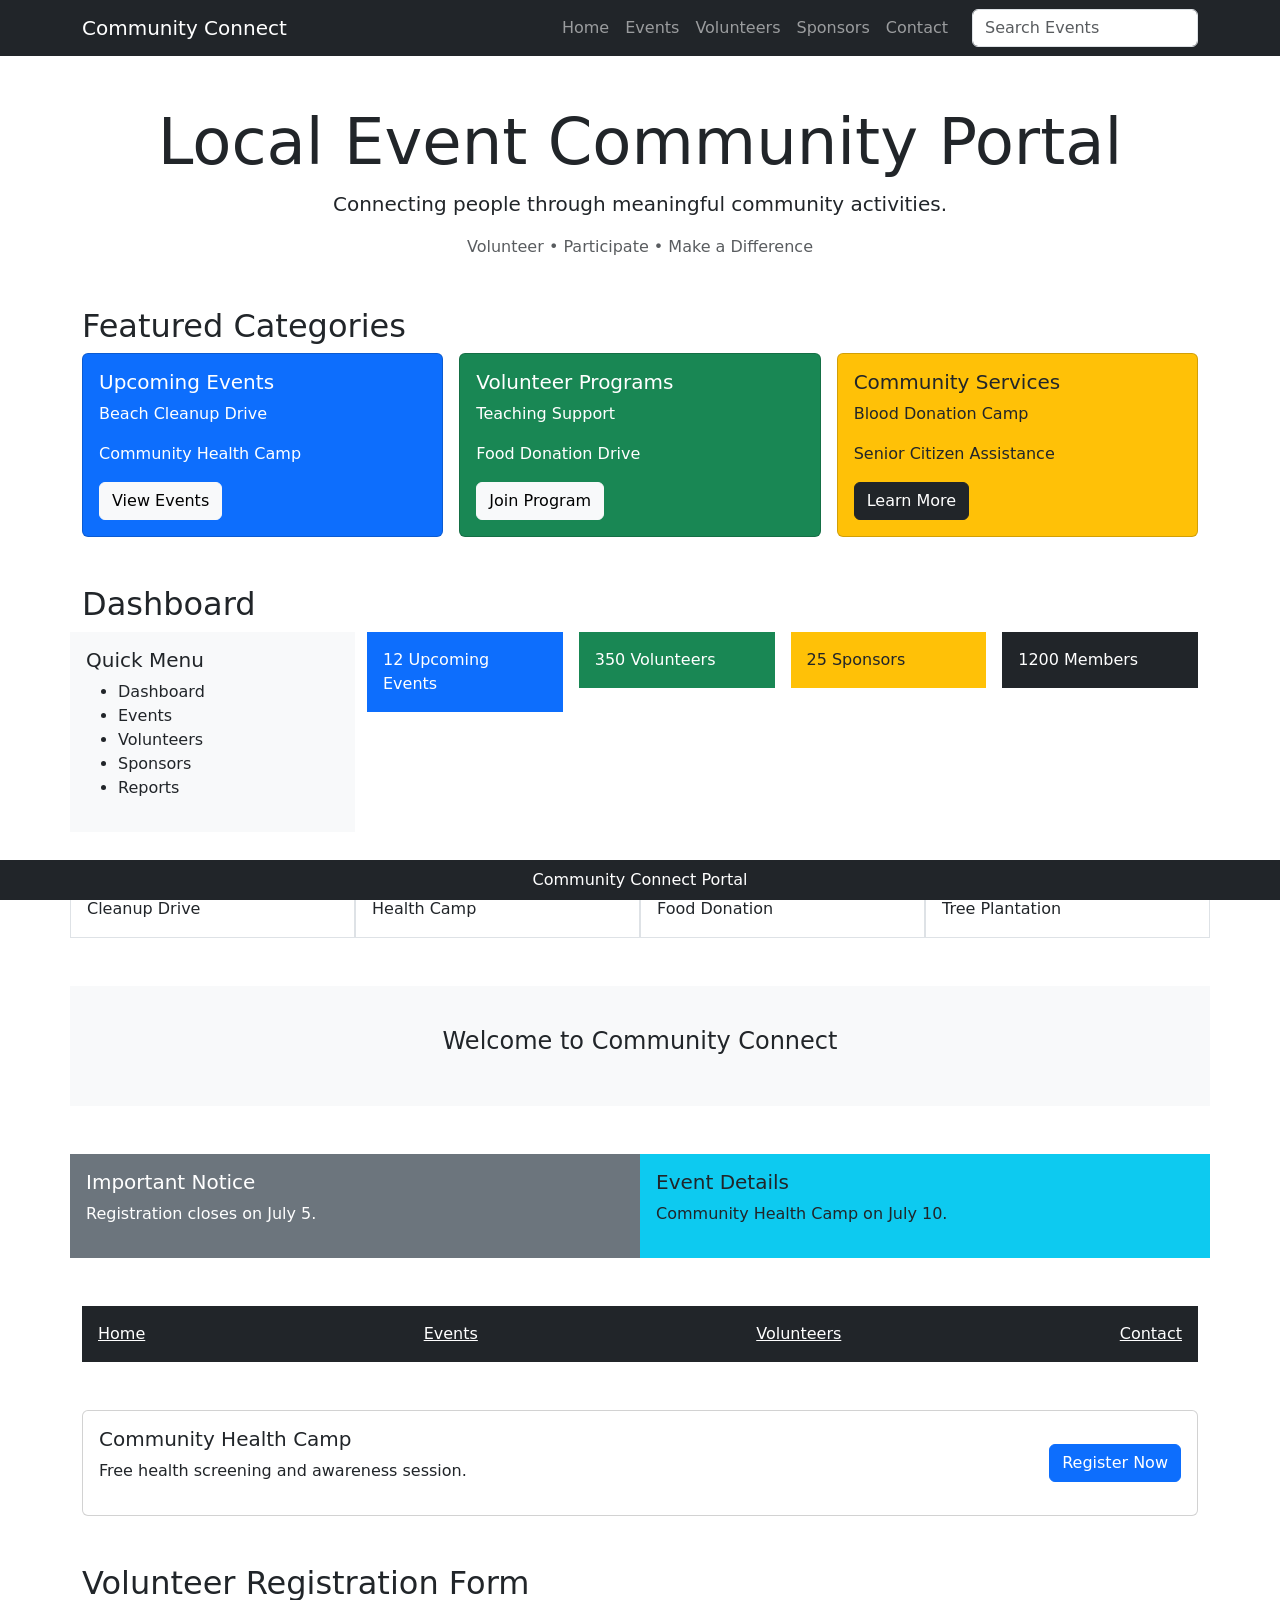
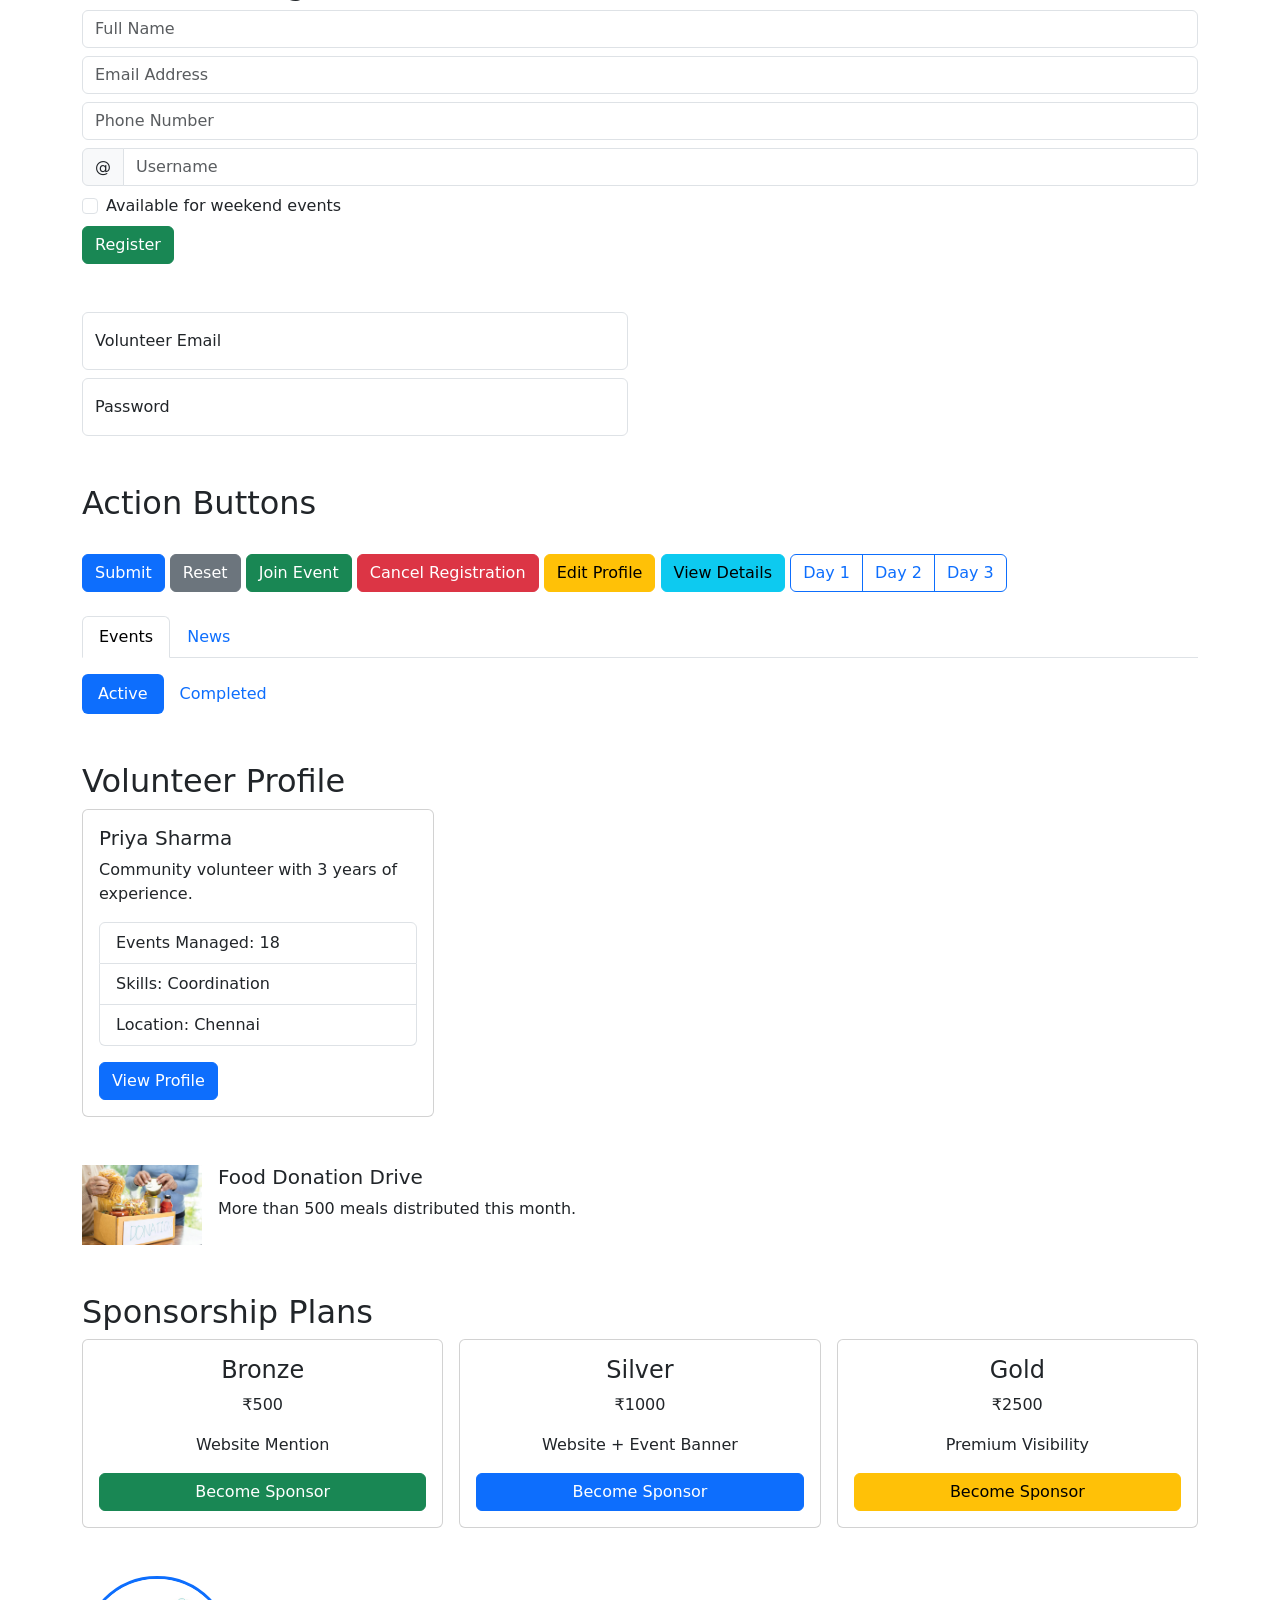
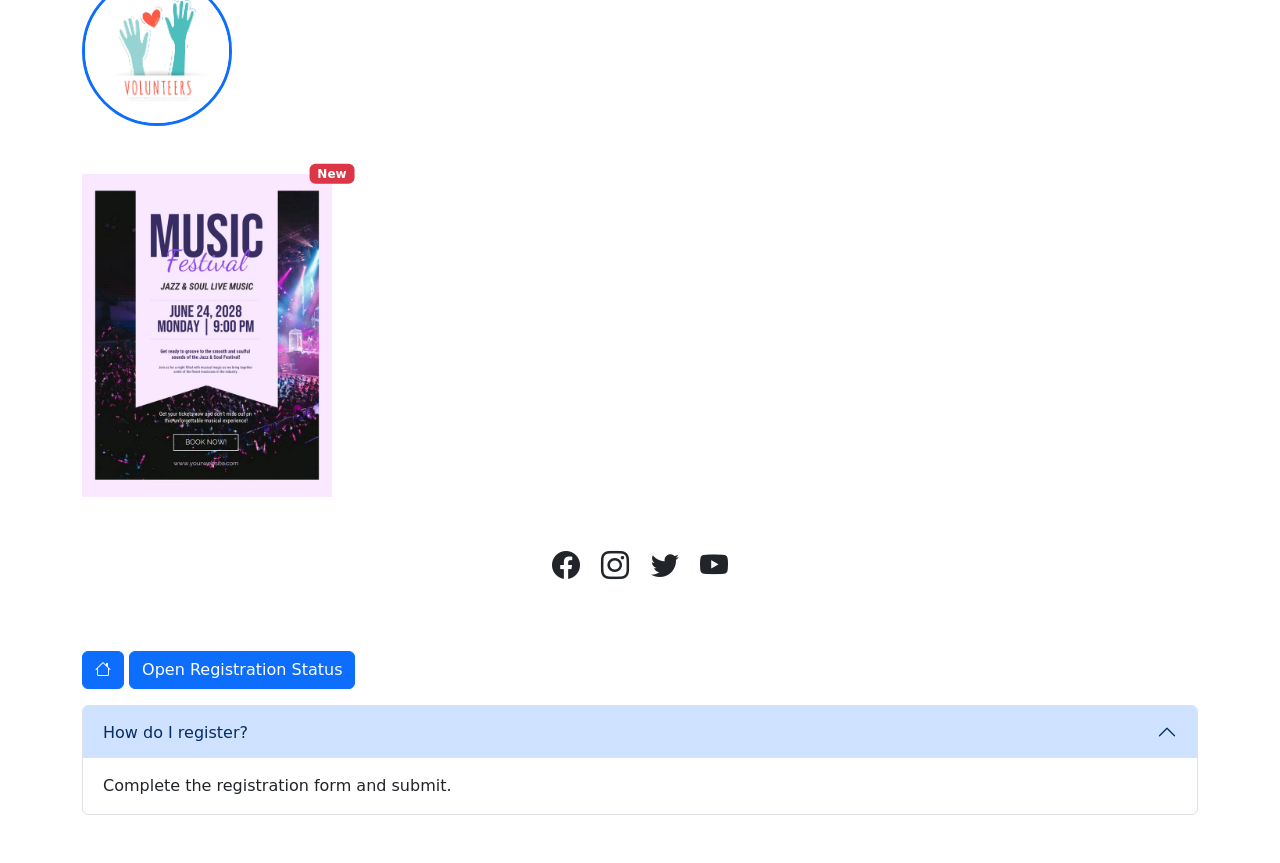
<file: Module1-Bootstrap/index.html>
<!DOCTYPE html>
<html lang="en">
<head>
<meta charset="UTF-8">
<meta name="viewport" content="width=device-width, initial-scale=1.0">
<title>Community Connect Portal</title>
<link href="https://cdn.jsdelivr.net/npm/bootstrap@5.3.3/dist/css/bootstrap.min.css" rel="stylesheet">
<link href="https://cdn.jsdelivr.net/npm/bootstrap-icons@1.11.3/font/bootstrap-icons.css" rel="stylesheet">
</head>
<body>

<!-- Task 10.1 Responsive Navbar -->
<nav class="navbar navbar-expand-lg navbar-dark bg-dark">
  <div class="container">
    <a class="navbar-brand" href="#">Community Connect</a>
    <button class="navbar-toggler" type="button" data-bs-toggle="collapse" data-bs-target="#navMenu">
      <span class="navbar-toggler-icon"></span>
    </button>
    <div class="collapse navbar-collapse" id="navMenu">
      <ul class="navbar-nav ms-auto">
        <li class="nav-item"><a class="nav-link" href="#">Home</a></li>
        <li class="nav-item"><a class="nav-link" href="#">Events</a></li>
        <li class="nav-item"><a class="nav-link" href="#">Volunteers</a></li>
        <li class="nav-item"><a class="nav-link" href="#">Sponsors</a></li>
        <li class="nav-item"><a class="nav-link" href="#">Contact</a></li>
      </ul>
      <form class="d-flex ms-3">
        <input class="form-control" type="search" placeholder="Search Events">
      </form>
    </div>
  </div>
</nav>

<div class="container my-5">

<!-- Task 7 Typography -->
<h1 class="display-3 text-center">Local Event Community Portal</h1>
<p class="lead text-center">Connecting people through meaningful community activities.</p>
<p class="text-muted text-center">Volunteer • Participate • Make a Difference</p>

<!-- Task 3.1 & 3.2 Grid -->
<h2 class="mt-5">Featured Categories</h2>
<div class="row g-3 mb-5">
  <div class="col-12 col-md-6 col-lg-4">
    <div class="card h-100 bg-primary text-white">
      <div class="card-body">
        <h5>Upcoming Events</h5>
        <p>Beach Cleanup Drive</p>
        <p>Community Health Camp</p>
        <button class="btn btn-light">View Events</button>
      </div>
    </div>
  </div>

  <div class="col-12 col-md-6 col-lg-4">
    <div class="card h-100 bg-success text-white">
      <div class="card-body">
        <h5>Volunteer Programs</h5>
        <p>Teaching Support</p>
        <p>Food Donation Drive</p>
        <button class="btn btn-light">Join Program</button>
      </div>
    </div>
  </div>

  <div class="col-12 col-md-12 col-lg-4">
    <div class="card h-100 bg-warning">
      <div class="card-body">
        <h5>Community Services</h5>
        <p>Blood Donation Camp</p>
        <p>Senior Citizen Assistance</p>
        <button class="btn btn-dark">Learn More</button>
      </div>
    </div>
  </div>
</div>

<!-- Task 4.1 Sidebar Layout -->
<h2>Dashboard</h2>
<div class="row mb-5">
  <div class="col-md-3 bg-light p-3">
    <h5>Quick Menu</h5>
    <ul>
      <li>Dashboard</li>
      <li>Events</li>
      <li>Volunteers</li>
      <li>Sponsors</li>
      <li>Reports</li>
    </ul>
  </div>
  <div class="col-md-9">
    <div class="row g-3">
      <div class="col-md-3"><div class="bg-primary text-white p-3">12 Upcoming Events</div></div>
      <div class="col-md-3"><div class="bg-success text-white p-3">350 Volunteers</div></div>
      <div class="col-md-3"><div class="bg-warning p-3">25 Sponsors</div></div>
      <div class="col-md-3"><div class="bg-dark text-white p-3">1200 Members</div></div>
    </div>
  </div>
</div>

<!-- Task 4.2 Four Columns -->
<div class="row mb-5">
<div class="col-sm-3 border p-3">Cleanup Drive</div>
<div class="col-sm-3 border p-3">Health Camp</div>
<div class="col-sm-3 border p-3">Food Donation</div>
<div class="col-sm-3 border p-3">Tree Plantation</div>
</div>

<!-- Task 5.1 Alignment -->
<div class="row justify-content-center align-items-center bg-light mb-5" style="height:120px;">
<div class="col-6 text-center">
<h4>Welcome to Community Connect</h4>
</div>
</div>

<!-- Task 5.2 Reordering -->
<div class="row mb-5">
<div class="col-md-6 order-md-2 bg-info p-3">
<h5>Event Details</h5>
<p>Community Health Camp on July 10.</p>
</div>
<div class="col-md-6 order-md-1 bg-secondary text-white p-3">
<h5>Important Notice</h5>
<p>Registration closes on July 5.</p>
</div>
</div>

<!-- Task 6.1 Flex Utilities -->
<div class="d-flex flex-column flex-md-row justify-content-between bg-dark p-3 mb-5">
<a href="#" class="text-white">Home</a>
<a href="#" class="text-white">Events</a>
<a href="#" class="text-white">Volunteers</a>
<a href="#" class="text-white">Contact</a>
</div>

<!-- Task 6.2 Card Layout -->
<div class="card mb-5">
<div class="card-body d-flex justify-content-between align-items-center">
<div>
<h5>Community Health Camp</h5>
<p>Free health screening and awareness session.</p>
</div>
<button class="btn btn-primary">Register Now</button>
</div>
</div>

<!-- Task 8.1 Registration Form -->
<h2>Volunteer Registration Form</h2>
<form class="mb-5">
<input type="text" class="form-control mb-2" placeholder="Full Name">
<input type="email" class="form-control mb-2" placeholder="Email Address">
<input type="tel" class="form-control mb-2" placeholder="Phone Number">
<div class="input-group mb-2">
<span class="input-group-text">@</span>
<input type="text" class="form-control" placeholder="Username">
</div>
<div class="form-check mb-2">
<input class="form-check-input" type="checkbox">
<label class="form-check-label">Available for weekend events</label>
</div>
<button class="btn btn-success">Register</button>
</form>

<!-- Task 8.2 Login -->
<div class="row mb-5">
<div class="col-md-6">
<div class="form-floating mb-2">
<input type="email" class="form-control" id="mail" placeholder="Email">
<label for="mail">Volunteer Email</label>
</div>
<div class="form-floating">
<input type="password" class="form-control" id="pass" placeholder="Password">
<label for="pass">Password</label>
</div>
</div>
</div>

<!-- Task 9 Buttons -->
<h2>Action Buttons</h2>
<button class="btn btn-primary">Submit</button>
<button class="btn btn-secondary">Reset</button>
<button class="btn btn-success">Join Event</button>
<button class="btn btn-danger">Cancel Registration</button>
<button class="btn btn-warning">Edit Profile</button>
<button class="btn btn-info">View Details</button>

<div class="btn-group my-4">
<button class="btn btn-outline-primary">Day 1</button>
<button class="btn btn-outline-primary">Day 2</button>
<button class="btn btn-outline-primary">Day 3</button>
</div>

<!-- Task 10.2 -->
<ul class="nav nav-tabs mb-3">
<li class="nav-item"><a class="nav-link active" href="#">Events</a></li>
<li class="nav-item"><a class="nav-link" href="#">News</a></li>
</ul>

<ul class="nav nav-pills mb-5">
<li class="nav-item"><a class="nav-link active" href="#">Active</a></li>
<li class="nav-item"><a class="nav-link" href="#">Completed</a></li>
</ul>

<!-- Task 11.1 Profile Card -->
<h2>Volunteer Profile</h2>
<div class="card mb-5" style="width:22rem;">
<div class="card-body">
<h5 class="card-title">Priya Sharma</h5>
<p class="card-text">Community volunteer with 3 years of experience.</p>
<ul class="list-group mb-3">
<li class="list-group-item">Events Managed: 18</li>
<li class="list-group-item">Skills: Coordination</li>
<li class="list-group-item">Location: Chennai</li>
</ul>
<button class="btn btn-primary">View Profile</button>
</div>
</div>

<!-- Task 11.2 Media Object -->
<div class="d-flex mb-5">
    <img src="food.jpg"
         alt="Food Donation Drive"
         class="me-3"
         width="120">

    <div>
        <h5>Food Donation Drive</h5>
        <p>More than 500 meals distributed this month.</p>
    </div>
</div>

<!-- Task 12 Pricing -->
<h2>Sponsorship Plans</h2>
<div class="row g-3 mb-5">
<div class="col-md-4"><div class="card p-3 text-center"><h4>Bronze</h4><p>₹500</p><p>Website Mention</p><button class="btn btn-success">Become Sponsor</button></div></div>
<div class="col-md-4"><div class="card p-3 text-center"><h4>Silver</h4><p>₹1000</p><p>Website + Event Banner</p><button class="btn btn-primary">Become Sponsor</button></div></div>
<div class="col-md-4"><div class="card p-3 text-center"><h4>Gold</h4><p>₹2500</p><p>Premium Visibility</p><button class="btn btn-warning">Become Sponsor</button></div></div>
</div>

<!-- Task 15.1 -->
<div class="mb-5">
    <img src="logo.avif"
         class="border border-primary border-3 rounded-circle"
         width="150">
</div>

<!-- Task 16.2 -->
<div class="position-relative d-inline-block mb-5">
    <img src="music.webp" width="250">

    <span class="badge bg-danger position-absolute top-0 start-100 translate-middle">
        New
    </span>
</div>

<!-- Task 17 Icons -->
<footer class="text-center mb-5">
<i class="bi bi-facebook fs-3 me-3"></i>
<i class="bi bi-instagram fs-3 me-3"></i>
<i class="bi bi-twitter fs-3 me-3"></i>
<i class="bi bi-youtube fs-3"></i>
</footer>

<button class="btn btn-primary"><i class="bi bi-house"></i></button>

<!-- Task 18.1 Modal -->
<button class="btn btn-primary my-3" data-bs-toggle="modal" data-bs-target="#eventModal">Open Registration Status</button>
<div class="modal fade" id="eventModal">
<div class="modal-dialog">
<div class="modal-content">
<div class="modal-header"><h5>Registration Successful</h5></div>
<div class="modal-body">Thank you for joining the event.</div>
</div>
</div>
</div>

<!-- Task 18.2 Accordion -->
<div class="accordion mb-5">
<div class="accordion-item">
<h2 class="accordion-header">
<button class="accordion-button" data-bs-toggle="collapse" data-bs-target="#faq1">
How do I register?
</button>
</h2>
<div id="faq1" class="accordion-collapse collapse show">
<div class="accordion-body">Complete the registration form and submit.</div>
</div>
</div>
</div>




<!-- Task 16.1 Fixed Footer -->
<div class="position-fixed bottom-0 start-0 w-100 bg-dark text-white text-center p-2">
Community Connect Portal
</div>

<script src="https://cdn.jsdelivr.net/npm/bootstrap@5.3.3/dist/js/bootstrap.bundle.min.js"></script>
</body>
</html>
</file>
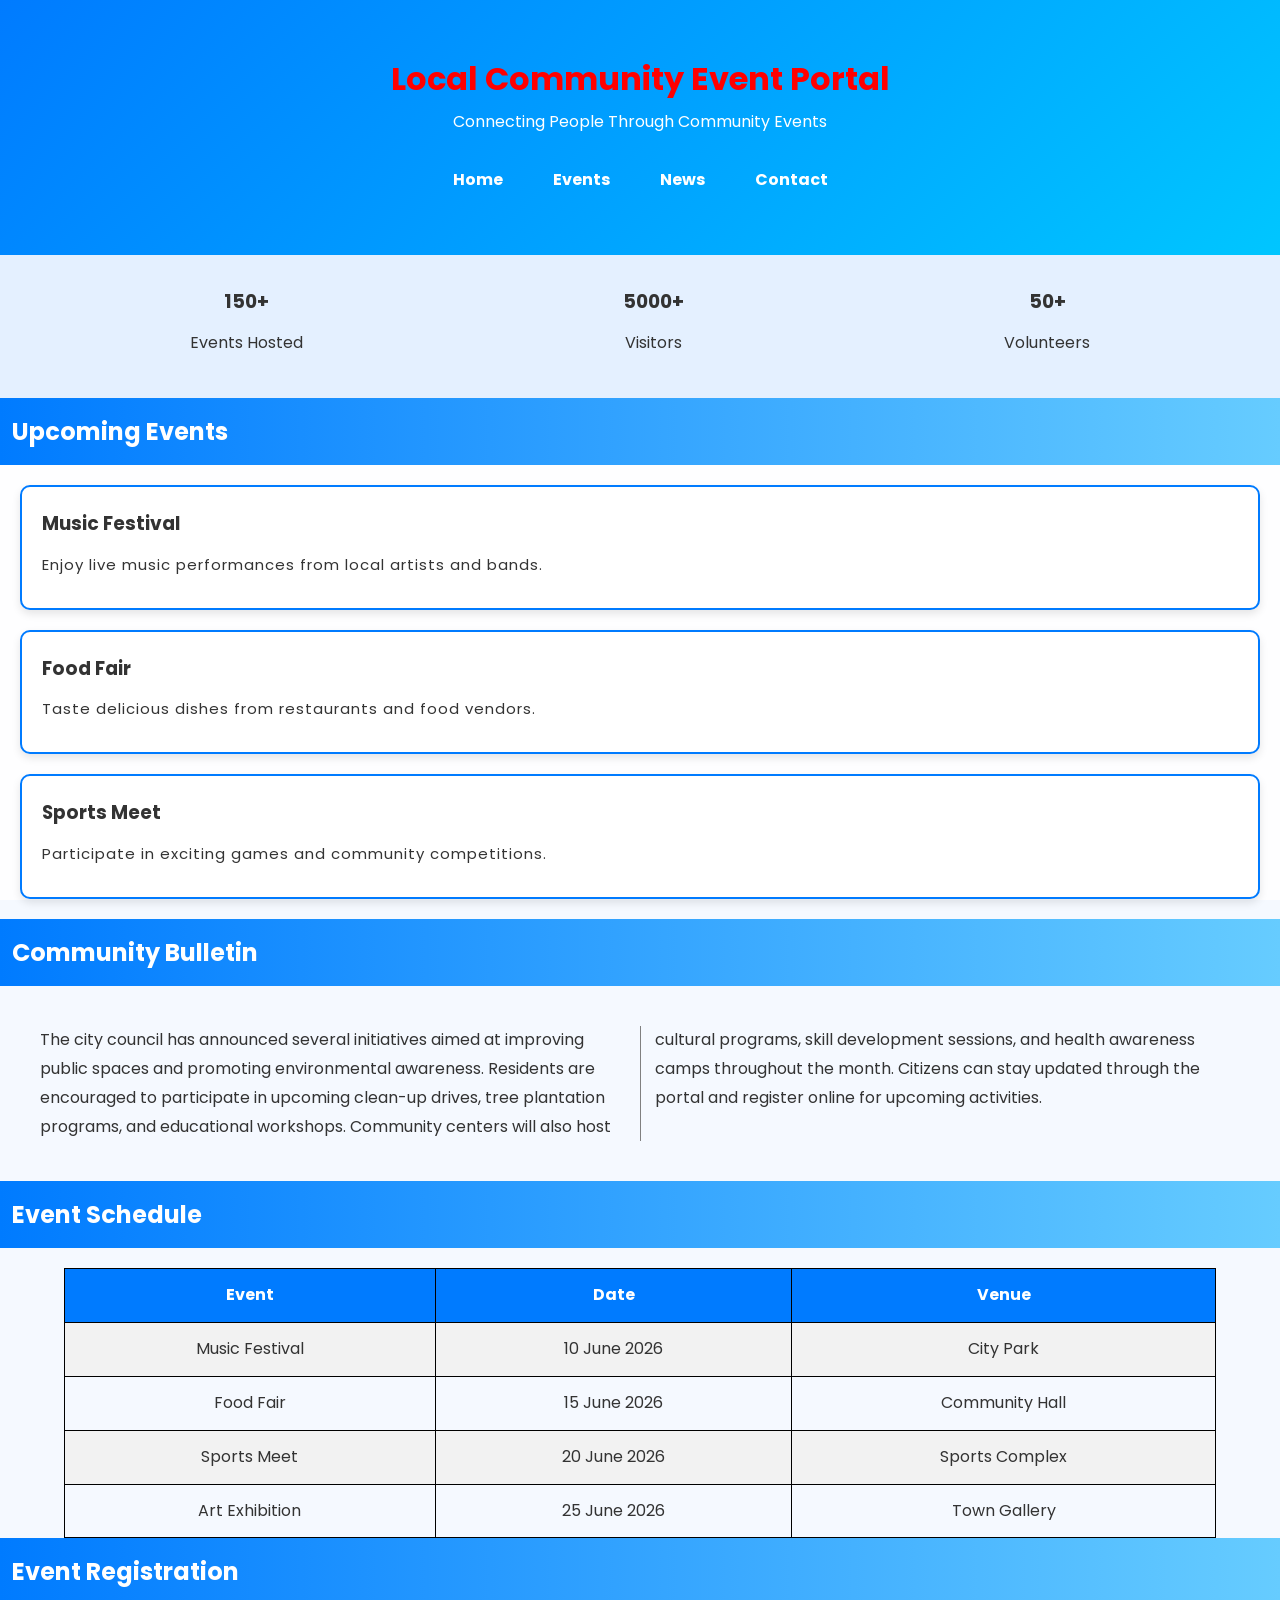
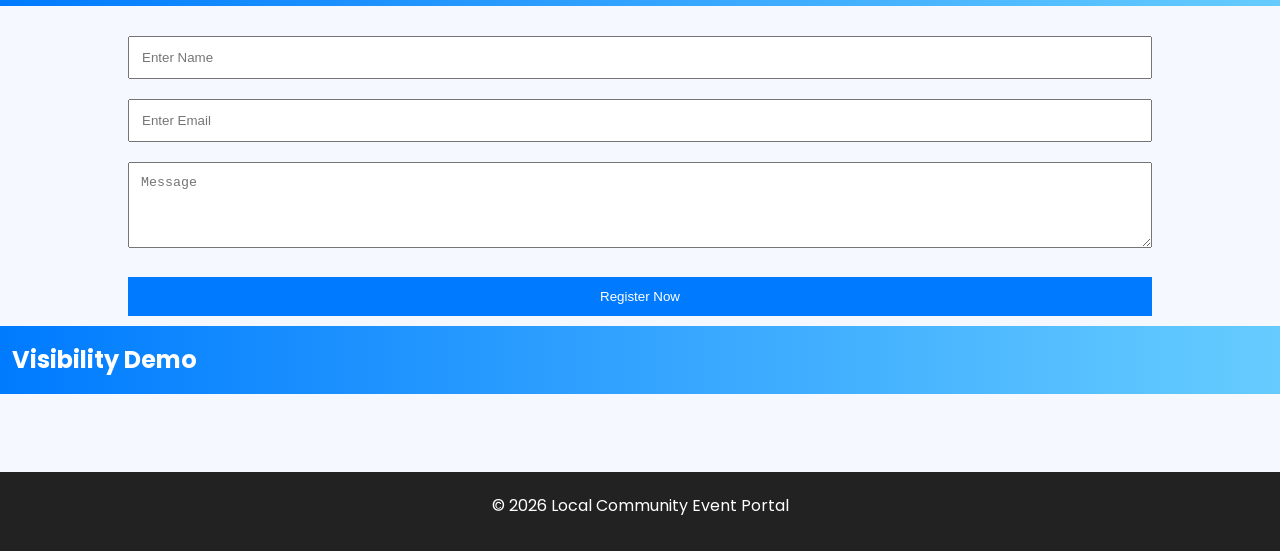
<file: Module1-CSS3/index.html>
<!DOCTYPE html>
<html lang="en">
<head>
    <meta charset="UTF-8">
    <meta name="viewport" content="width=device-width, initial-scale=1.0">
    <title>Local Community Event Portal</title>

    <!-- Internal CSS -->
    <style>
        body{
            background-color:#f5f9ff;
        }
    </style>

    <!-- Google Font -->
    <link href="https://fonts.googleapis.com/css2?family=Poppins:wght@300;400;600&display=swap" rel="stylesheet">

    <!-- External CSS -->
    <link rel="stylesheet" href="styles.css">
</head>

<body>

    <!-- Header Section -->
    <header id="mainHeader">
        <!-- Inline CSS -->
        <h1 style="color:red;">Local Community Event Portal</h1>
        <p>Connecting People Through Community Events</p>

        <nav>
            <ul class="nav-menu">
                <li><a href="#">Home</a></li>
                <li><a href="#">Events</a></li>
                <li><a href="#">News</a></li>
                <li><a href="#">Contact</a></li>
            </ul>
        </nav>
    </header>

    <!-- Statistics Section -->
    <section class="stats">
        <div>
            <h3>150+</h3>
            <p>Events Hosted</p>
        </div>

        <div>
            <h3>5000+</h3>
            <p>Visitors</p>
        </div>

        <div>
            <h3>50+</h3>
            <p>Volunteers</p>
        </div>
    </section>

    <!-- Event Cards -->
    <section>
        <h2>Upcoming Events</h2>

        <div class="eventCard">
            <h3>Music Festival</h3>
            <p>
                Enjoy live music performances from local artists and bands.
            </p>
        </div>

        <div class="eventCard">
            <h3>Food Fair</h3>
            <p>
                Taste delicious dishes from restaurants and food vendors.
            </p>
        </div>

        <div class="eventCard">
            <h3>Sports Meet</h3>
            <p>
                Participate in exciting games and community competitions.
            </p>
        </div>
    </section>

    <!-- Community Bulletin -->
    <section>
        <h2>Community Bulletin</h2>

        <div class="news-columns">
            The city council has announced several initiatives aimed at
            improving public spaces and promoting environmental awareness.
            Residents are encouraged to participate in upcoming clean-up
            drives, tree plantation programs, and educational workshops.
            Community centers will also host cultural programs, skill
            development sessions, and health awareness camps throughout
            the month. Citizens can stay updated through the portal and
            register online for upcoming activities.
        </div>
    </section>

    <!-- Events Table -->
    <section>
        <h2>Event Schedule</h2>

        <table>
            <tr>
                <th>Event</th>
                <th>Date</th>
                <th>Venue</th>
            </tr>

            <tr>
                <td>Music Festival</td>
                <td>10 June 2026</td>
                <td>City Park</td>
            </tr>

            <tr>
                <td>Food Fair</td>
                <td>15 June 2026</td>
                <td>Community Hall</td>
            </tr>

            <tr>
                <td>Sports Meet</td>
                <td>20 June 2026</td>
                <td>Sports Complex</td>
            </tr>

            <tr>
                <td>Art Exhibition</td>
                <td>25 June 2026</td>
                <td>Town Gallery</td>
            </tr>
        </table>
    </section>

    <!-- Registration Form -->
    <section>
        <h2>Event Registration</h2>

        <form>
            <input type="text" placeholder="Enter Name" class="selected-field">

            <input type="email" placeholder="Enter Email">

            <textarea rows="4" placeholder="Message"></textarea>

            <button type="submit" class="cta-button">
                Register Now
            </button>
        </form>
    </section>

    <!-- Visibility Demo -->
    <section>
        <h2>Visibility Demo</h2>

        <p class="hidden-box">
            This uses visibility:hidden
        </p>

        <p class="none-box">
            This uses display:none
        </p>
    </section>

    <!-- Footer -->
    <footer>
        <p>© 2026 Local Community Event Portal</p>
    </footer>

</body>
</html>
</file>
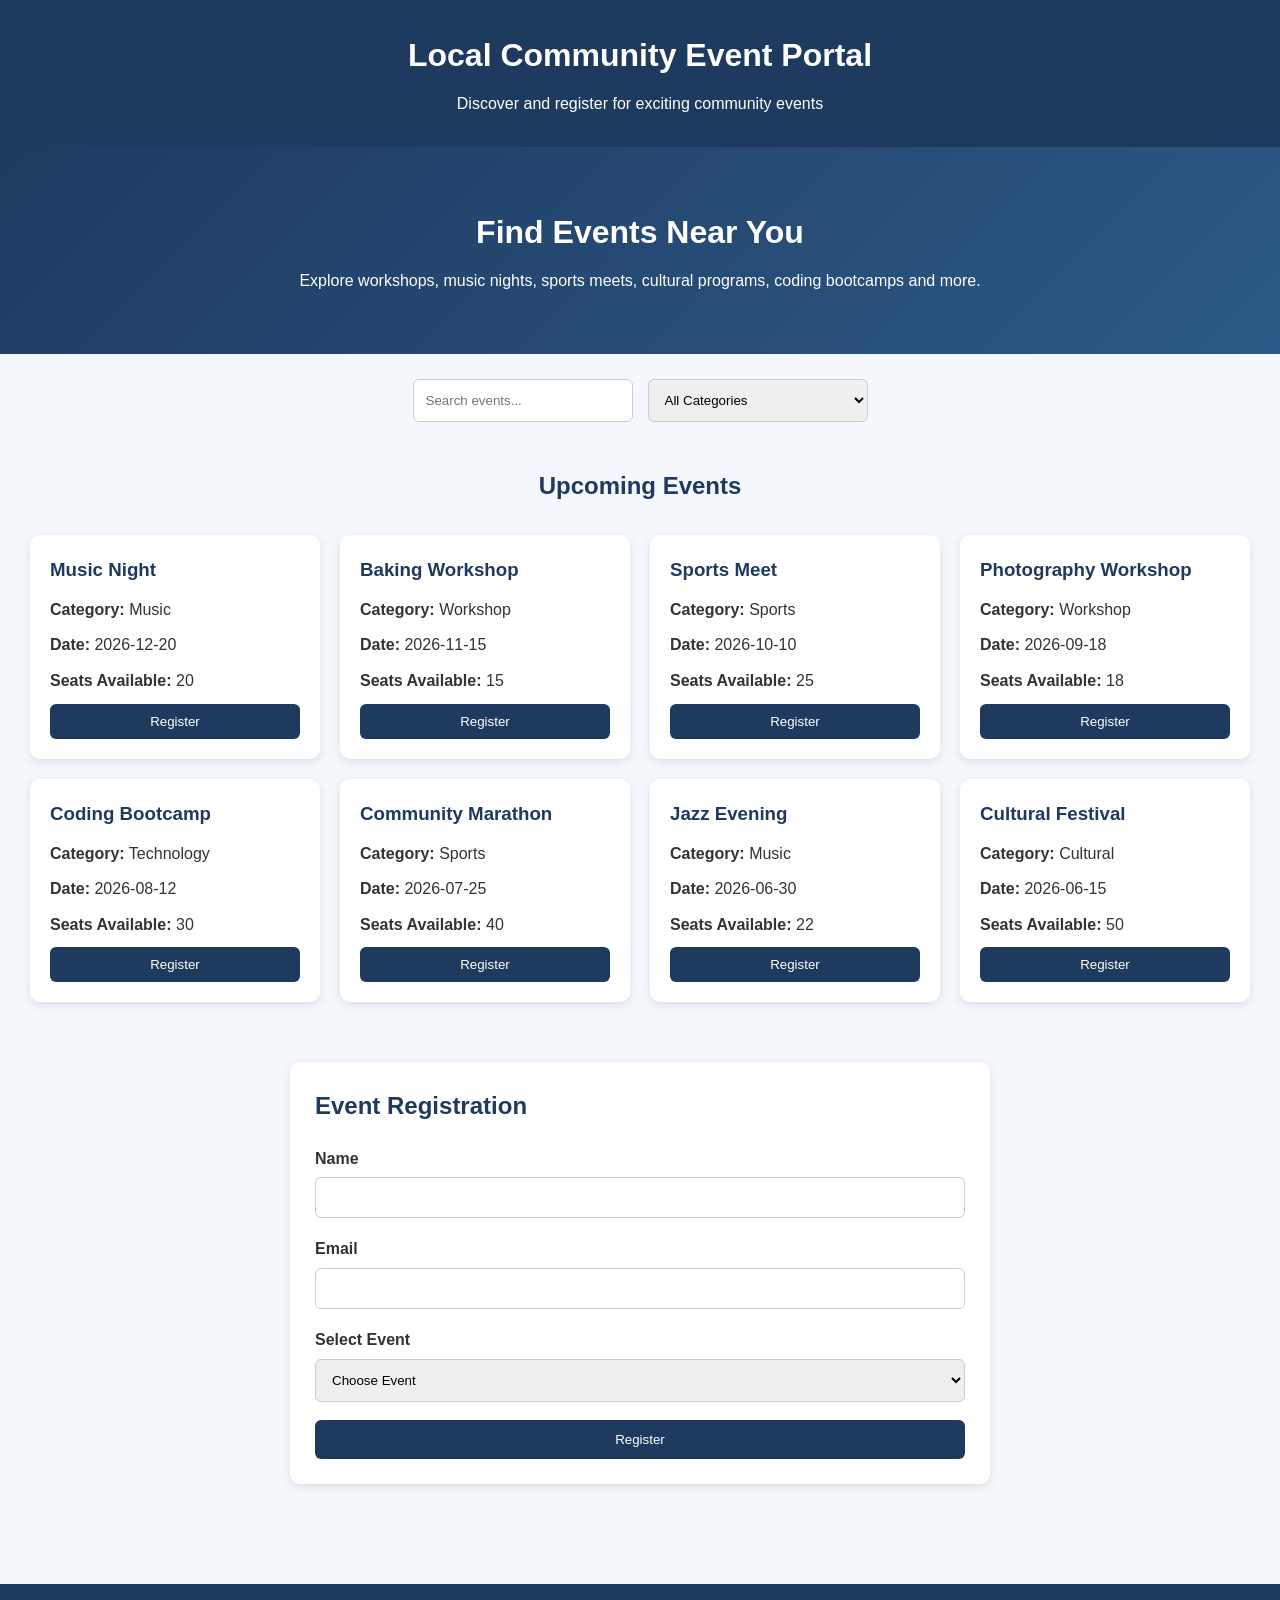
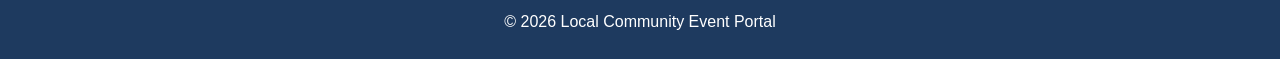
<file: Module1-Javascript/index.html>
<!DOCTYPE html>
<html lang="en">
<head>
    <meta charset="UTF-8">
    <meta name="viewport" content="width=device-width, initial-scale=1.0">
    <title>Local Community Event Portal</title>

    <link rel="stylesheet" href="styles.css">

    <!-- Task 1 -->
    <script src="main.js" defer></script>

    <!-- Task 14 -->
    <script src="https://code.jquery.com/jquery-3.7.1.min.js"></script>
</head>
<body>

    <header>
        <h1>Local Community Event Portal</h1>
        <p>Discover and register for exciting community events</p>
    </header>

    <main>

        <section class="hero">
            <h2>Find Events Near You</h2>
            <p>
                Explore workshops, music nights, sports meets,
                cultural programs, coding bootcamps and more.
            </p>
        </section>

        <!-- Task 8 -->
        <section class="controls">

            <input
                type="text"
                id="searchInput"
                placeholder="Search events..."
            >

            <select id="categoryFilter">
                <option value="all">All Categories</option>
                <option value="Music">Music</option>
                <option value="Workshop">Workshop</option>
                <option value="Sports">Sports</option>
                <option value="Technology">Technology</option>
                <option value="Cultural">Cultural</option>
            </select>

        </section>

        <section class="events-section">

            <h2>Upcoming Events</h2>

            <!-- Task 7 -->
            <section id="eventContainer">

            </section>

        </section>

        <!-- Task 11 -->
        <section class="registration-section">

            <h2>Event Registration</h2>

            <form id="registrationForm">

                <div class="form-group">
                    <label for="name">Name</label>

                    <input
                        type="text"
                        id="name"
                        name="name"
                    >

                    <small id="nameError"></small>
                </div>

                <div class="form-group">
                    <label for="email">Email</label>

                    <input
                        type="email"
                        id="email"
                        name="email"
                    >

                    <small id="emailError"></small>
                </div>

                <div class="form-group">
                    <label for="eventSelect">Select Event</label>

                    <select
                        id="eventSelect"
                        name="event"
                    >
                        <option value="">
                            Choose Event
                        </option>
                    </select>

                    <small id="eventError"></small>
                </div>

                <button type="submit" id="registerBtn">
                    Register
                </button>

            </form>

        </section>

        <!-- Task 9 -->
        <div id="loadingSpinner" class="hidden">
            Loading community events...
        </div>

        <!-- Task 12 -->
        <div id="messageBox"></div>

    </main>

    <footer>

        <p>
            © 2026 Local Community Event Portal
        </p>

       

    </footer>

</body>
</html>
</file>
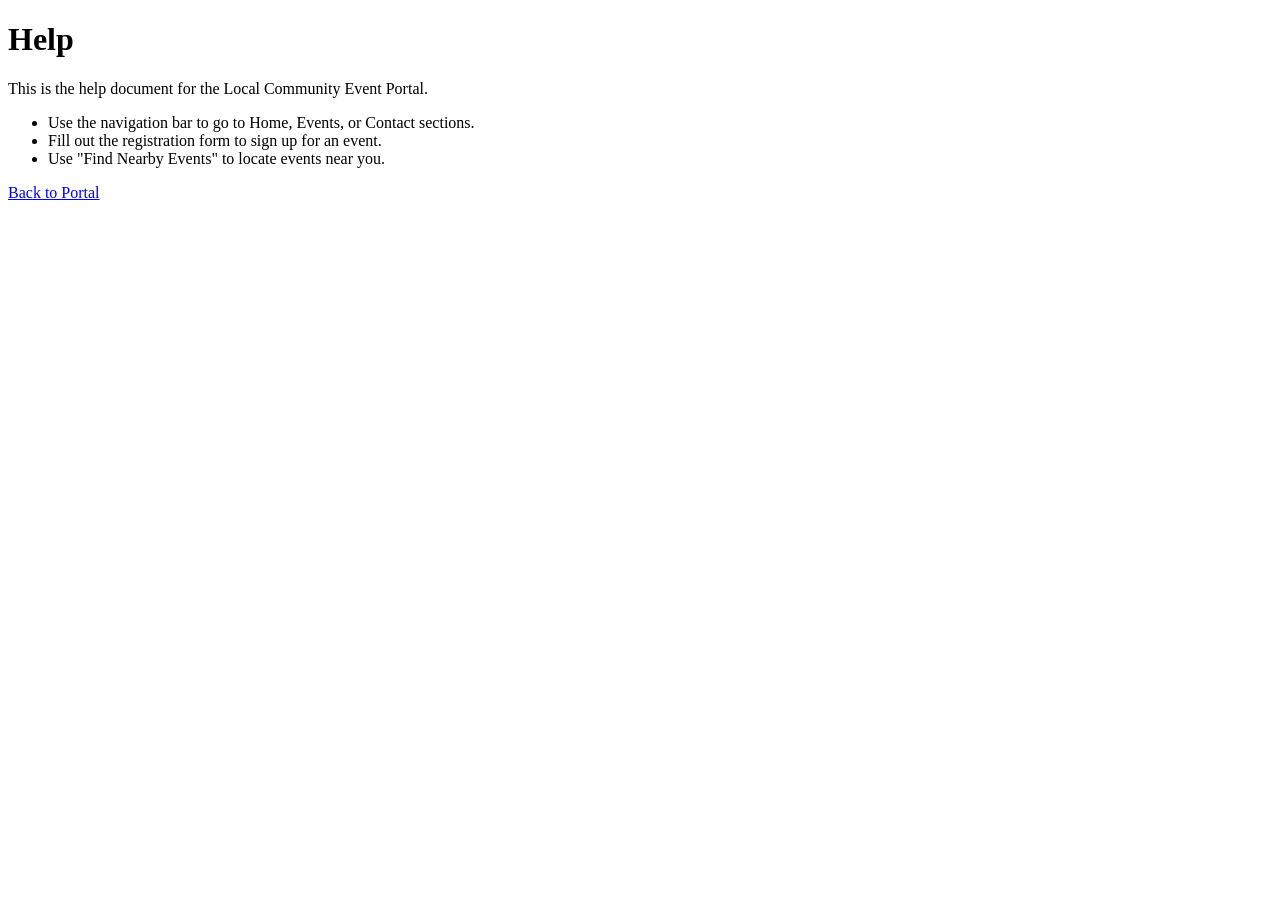
<file: Module1-HTML Exercises/help.html>
<!DOCTYPE html>
<html lang="en">
<head>
  <meta charset="UTF-8">
  <meta name="viewport" content="width=device-width, initial-scale=1.0">
  <title>Help - Community Event Portal</title>
</head>
<body>

  <h1>Help</h1>
  <p>This is the help document for the Local Community Event Portal.</p>
  <ul>
    <li>Use the navigation bar to go to Home, Events, or Contact sections.</li>
    <li>Fill out the registration form to sign up for an event.</li>
    <li>Use "Find Nearby Events" to locate events near you.</li>
  </ul>

  <a href="index.html">Back to Portal</a>

</body>
</html>
</file>
<file: Module1-CSS3/styles.css>
/* ==========================
   Universal Selector
========================== */

*{
    margin:0;
    padding:0;
    box-sizing:border-box;
}

/* ==========================
   Body Styles
========================== */

body{
    font-family:'Poppins',sans-serif;
    background-image:
    linear-gradient(
        rgba(255,255,255,0.9),
        rgba(255,255,255,0.9)
    ),
    url("https://images.unsplash.com/photo-1511578314322-379afb476865");

    background-size:cover;
    background-attachment:fixed;
    color:#333;
    line-height:1.8;
}

/* ==========================
   Header Styles
========================== */

#mainHeader{
    background:linear-gradient(
    135deg,
    #007BFF,
    #00C6FF);

    color:white;
    text-align:center;
    padding:50px;
}

/* ==========================
   Navigation Menu
========================== */

.nav-menu{
    list-style:none;
    display:flex;
    justify-content:center;
    gap:30px;
    margin-top:20px;
}

.nav-menu li{
    padding:10px;
}

.nav-menu a{
    text-decoration:none;
    font-weight:bold;
}

/* Link States */

a:link{
    color:white;
}

a:visited{
    color:#f0f0f0;
}

a:hover{
    color:yellow;
}

a:active{
    color:red;
}

/* ==========================
   h2 Styling
========================== */

h2{
    background:linear-gradient(
    to right,
    #007BFF,
    #66ccff);

    color:white;
    padding:12px;
    margin-bottom:20px;
}

/* ==========================
   Statistics Section
========================== */

.stats{
    display:flex;
    justify-content:space-around;
    padding:30px;
    background:rgba(0,123,255,0.1);
    text-align:center;
}

/* ==========================
   Event Card Styles
========================== */

.eventCard{
    background:white;
    border:2px solid #007BFF;
    border-radius:10px;
    padding:20px;
    margin:20px;
    box-shadow:0 4px 8px rgba(0,0,0,0.1);
}

.eventCard:hover{
    transform:translateY(-5px);
}

/* Group Selector */

h3,p{
    margin-bottom:10px;
}

/* ==========================
   Typography
========================== */

.eventCard p{
    text-align:justify;
    text-transform:none;
    letter-spacing:1px;
    line-height:1.8;
    font-size:15px;
}

/* ==========================
   Multi Column Layout
========================== */

.news-columns{
    padding:20px;
    margin:20px;

    column-count:2;
    column-gap:30px;
    column-rule:1px solid gray;
}

/* ==========================
   Table Styling
========================== */

table{
    width:90%;
    margin:auto;
}

table,
th,
td{
    border:1px solid black;
    border-collapse:collapse;
}

th,
td{
    padding:12px;
    text-align:center;
}

th{
    background:#007BFF;
    color:white;
}

tr:nth-child(even){
    background:#f2f2f2;
}

/* ==========================
   Form Styles
========================== */

form{
    width:80%;
    margin:auto;
}

input,
textarea,
button{
    width:100%;
    padding:12px;
    margin:10px 0;
}

.selected-field:focus{
    outline:3px solid orange;
}

.cta-button{
    background:#007BFF;
    color:white;
    border:none;
    cursor:pointer;
}

/* ==========================
   Visibility Demo
========================== */

.hidden-box{
    visibility:hidden;
}

.none-box{
    display:none;
}

/* ==========================
   Footer
========================== */

footer{
    background:#222;
    color:white;
    text-align:center;
    padding:20px;
    margin-top:30px;
}

/* ==========================
   Responsive Design
========================== */

@media screen and (max-width:768px){

    .nav-menu{
        flex-direction:column;
        align-items:center;
    }

    .stats{
        flex-direction:column;
        gap:20px;
    }

    .news-columns{
        column-count:1;
    }

    body{
        font-size:90%;
    }

    table{
        width:100%;
    }
}
</file>
<file: Module1-Javascript/styles.css>
/* General */

* {
    margin: 0;
    padding: 0;
    box-sizing: border-box;
}

body {
    font-family: Arial, sans-serif;
    background-color: #f4f7fb;
    color: #333;
    line-height: 1.6;
}

/* Header */

header {
    background: #1e3a5f;
    color: white;
    text-align: center;
    padding: 30px 20px;
}

header h1 {
    margin-bottom: 10px;
}

/* Hero Section */

.hero {
    background: linear-gradient(
        135deg,
        #1e3a5f,
        #2d5a88
    );
    color: white;
    text-align: center;
    padding: 60px 20px;
}

.hero h2 {
    font-size: 2rem;
    margin-bottom: 10px;
}

.hero p {
    max-width: 700px;
    margin: auto;
}

/* Controls */

.controls {
    display: flex;
    gap: 15px;
    justify-content: center;
    flex-wrap: wrap;
    padding: 25px;
}

.controls input,
.controls select {
    padding: 12px;
    border: 1px solid #ccc;
    border-radius: 6px;
    min-width: 220px;
}

/* Events Section */

.events-section h2 {
    text-align: center;
    color: #1e3a5f;
    margin-top: 20px;
}

/* Task 7 */

#eventContainer {
    display: grid;
    grid-template-columns:
        repeat(
            auto-fit,
            minmax(280px, 1fr)
        );
    gap: 20px;
    padding: 30px;
}

.event-card {
    background: white;
    border-radius: 10px;
    box-shadow:
        0 3px 10px
        rgba(0, 0, 0, 0.1);

    transition: 0.3s;
}

.event-card:hover {
    transform: translateY(-5px);
}

.event-content {
    padding: 20px;
}

.event-content h3 {
    color: #1e3a5f;
    margin-bottom: 12px;
}

.event-content p {
    margin-bottom: 10px;
}

.event-content button {
    width: 100%;
    padding: 10px;
    border: none;
    border-radius: 6px;
    background: #1e3a5f;
    color: white;
    cursor: pointer;
}

.event-content button:hover {
    background: #284d7a;
}

/* Registration Form */

.registration-section {
    max-width: 700px;
    margin: 30px auto;
    background: white;
    padding: 25px;
    border-radius: 10px;
    box-shadow:
        0 3px 10px
        rgba(0, 0, 0, 0.1);
}

.registration-section h2 {
    color: #1e3a5f;
    margin-bottom: 20px;
}

.form-group {
    margin-bottom: 18px;
}

.form-group label {
    display: block;
    margin-bottom: 6px;
    font-weight: bold;
}

.form-group input,
.form-group select {
    width: 100%;
    padding: 12px;
    border: 1px solid #ccc;
    border-radius: 6px;
}

small {
    color: red;
    display: block;
    margin-top: 4px;
}

/* Buttons */

button {
    transition: 0.3s;
}

#registerBtn {
    width: 100%;
    padding: 12px;
    background: #1e3a5f;
    color: white;
    border: none;
    border-radius: 6px;
    cursor: pointer;
}

#registerBtn:hover {
    background: #284d7a;
}

/* Task 9 */

#loadingSpinner {
    text-align: center;
    font-size: 18px;
    font-weight: bold;
    padding: 20px;
    color: #1e3a5f;
}

.hidden {
    display: none;
}

/* Task 12 */

#messageBox {
    text-align: center;
    font-weight: bold;
    padding: 15px;
    margin: 20px;
    color: #1e3a5f;
}

/* Footer */

footer {
    background: #1e3a5f;
    color: white;
    text-align: center;
    padding: 20px;
    margin-top: 40px;
}

footer p {
    margin: 5px 0;
}

/* Mobile */

@media (max-width: 768px) {

    .controls {
        flex-direction: column;
        align-items: center;
    }

    .controls input,
    .controls select {
        width: 90%;
    }

    .hero {
        padding: 40px 15px;
    }

    .hero h2 {
        font-size: 1.5rem;
    }
}
</file>
